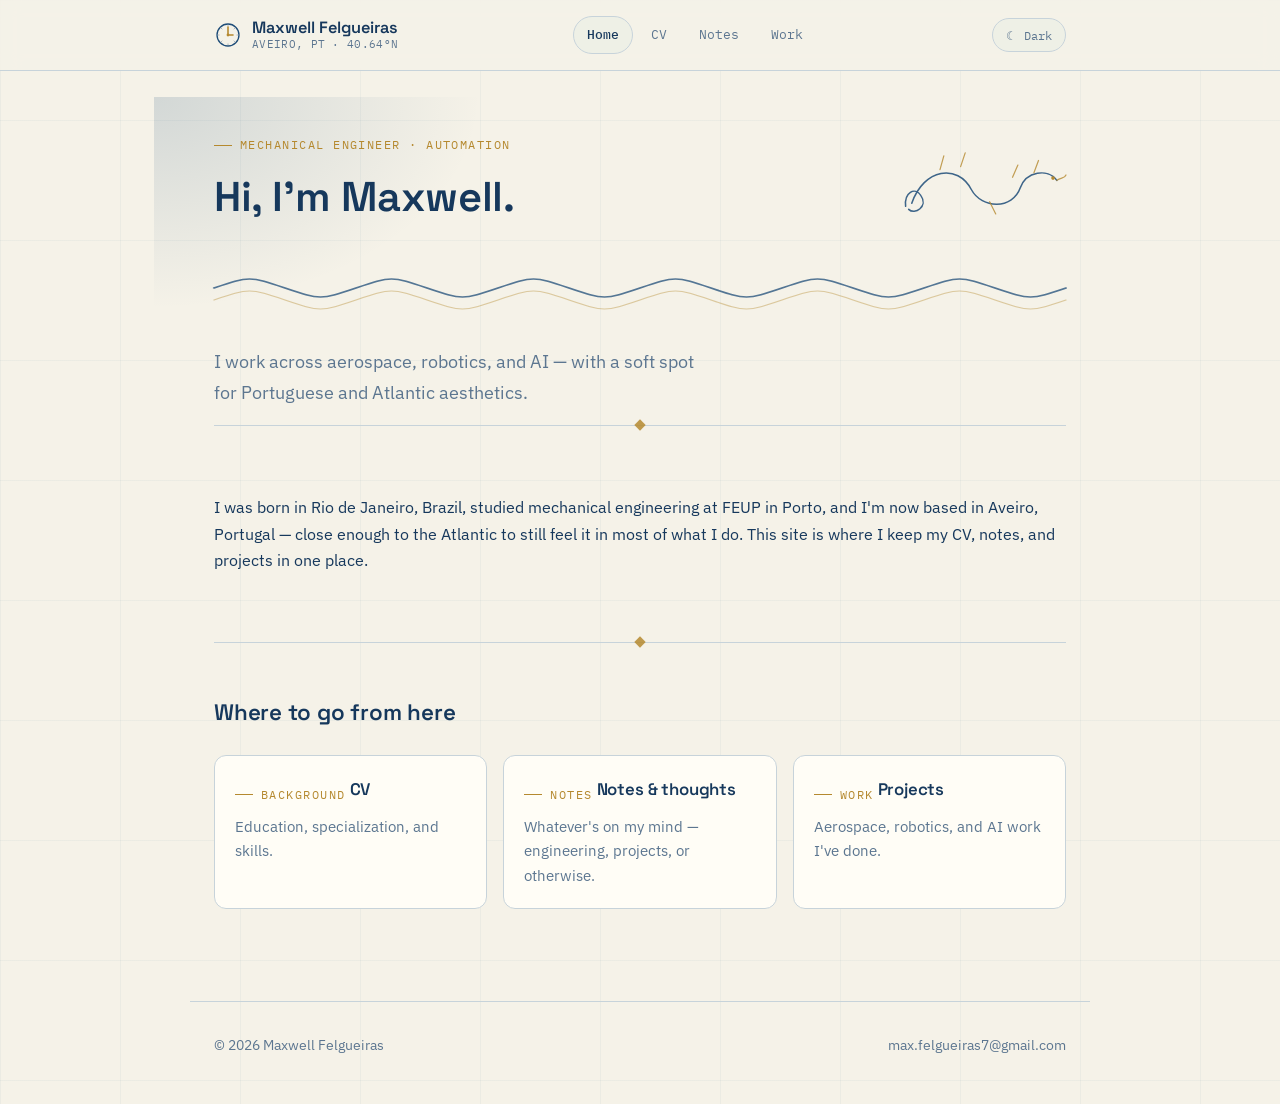
<file: index.html>
<!DOCTYPE html>
<html lang="en">
<head>
<meta charset="UTF-8">
<meta name="viewport" content="width=device-width, initial-scale=1.0">
<title>Maxwell Felgueiras — Home</title>
<meta name="description" content="Maxwell Felgueiras — mechanical engineer, automation, aerospace, robotics & AI. Aveiro, Portugal.">
<script>
  (function () {
    var stored = localStorage.getItem("theme");
    var dark = stored ? stored === "dark" : window.matchMedia("(prefers-color-scheme: dark)").matches;
    document.documentElement.setAttribute("data-theme", dark ? "dark" : "light");
  })();
</script>
<link rel="preconnect" href="https://fonts.googleapis.com">
<link href="https://fonts.googleapis.com/css2?family=Space+Grotesk:wght@500;600;700&family=IBM+Plex+Sans:wght@400;500;600&family=IBM+Plex+Mono:wght@400;500&display=swap" rel="stylesheet">
<link rel="stylesheet" href="style.css">
</head>
<body>

<header class="site-nav">
  <div class="nav-inner">
    <a href="index.html" class="brand">
      <svg class="brand-mark" viewBox="0 0 28 28">
  <circle class="bm-ring" cx="14" cy="14" r="11"/>
  <g class="bm-ticks">
    <line x1="14" y1="3" x2="14" y2="5.5"/><line x1="14" y1="22.5" x2="14" y2="25"/>
    <line x1="3" y1="14" x2="5.5" y2="14"/><line x1="22.5" y1="14" x2="25" y2="14"/>
    <line x1="6.6" y1="6.6" x2="8.3" y2="8.3"/><line x1="19.7" y1="19.7" x2="21.4" y2="21.4"/>
    <line x1="6.6" y1="21.4" x2="8.3" y2="19.7"/><line x1="19.7" y1="8.3" x2="21.4" y2="6.6"/>
  </g>
  <line class="bm-needle" x1="14" y1="14" x2="14" y2="6"/>
  <line class="bm-needle" x1="14" y1="14" x2="19" y2="14"/>
  <circle class="bm-center" cx="14" cy="14" r="1.4"/>
</svg>
      <span class="brand-text">
        <span class="brand-name">Maxwell Felgueiras</span>
        <span class="brand-locale">AVEIRO, PT · 40.64°N</span>
      </span>
    </a>
    <nav class="nav-links">
      <span class="nav-indicator"></span>
      <a href="index.html" class="nav-link is-active">Home</a>
      <a href="cv.html" class="nav-link">CV</a>
      <a href="writing.html" class="nav-link">Notes</a>
      <a href="projects.html" class="nav-link">Work</a>
    </nav>
    <div class="nav-actions">
      <button class="theme-toggle" aria-label="Toggle light/dark theme">☾ Dark</button>
      <button class="menu-toggle" aria-label="Toggle menu">☰</button>
    </div>
  </div>
  <div class="mobile-links">
    <a href="index.html" class="is-active">Home</a>
    <a href="cv.html">CV</a>
    <a href="writing.html">Notes</a>
    <a href="projects.html">Work</a>
  </div>
</header>

<main>

  <section class="hero hero-anim">
    <div class="hero-flex">
      <div class="hero-text">
        <span class="eyebrow">Mechanical Engineer · Automation</span>
        <h1>Hi, I'm Maxwell.</h1>
      </div>
      <svg class="sea-serpent" viewBox="0 0 220 130" fill="none">
  <path class="ss-body" d="M10 96 C 8 78, 22 70, 30 82 C 40 96, 22 108, 14 100 M18 92 C 34 46, 78 40, 96 74 C 110 100, 150 100, 160 72 C 168 50, 196 46, 208 62" />
  <g class="ss-fin">
    <line x1="55" y1="48" x2="60" y2="30" />
    <line x1="82" y1="44" x2="88" y2="26" />
    <line x1="120" y1="90" x2="128" y2="106" />
    <line x1="150" y1="58" x2="157" y2="42" />
    <line x1="178" y1="52" x2="184" y2="36" />
  </g>
  <path class="ss-fin" d="M208 62 C 214 58, 218 60, 220 55" />
  <circle class="ss-eye" cx="203" cy="59" r="2.4" />
</svg>
    </div>
    <svg class="horizon" viewBox="0 0 600 40" preserveAspectRatio="none">
  <path class="h-contour-echo" d="M0 30 C 25 18,25 18,50 30 C 75 42,75 42,100 30 C125 18,125 18,150 30 C175 42,175 42,200 30 C225 18,225 18,250 30 C275 42,275 42,300 30 C325 18,325 18,350 30 C375 42,375 42,400 30 C425 18,425 18,450 30 C475 42,475 42,500 30 C525 18,525 18,550 30 C575 42,575 42,600 30" />
  <path class="h-contour-main" d="M0 18 C 25 6,25 6,50 18 C 75 30,75 30,100 18 C125 6,125 6,150 18 C175 30,175 30,200 18 C225 6,225 6,250 18 C275 30,275 30,300 18 C325 6,325 6,350 18 C375 30,375 30,400 18 C425 6,425 6,450 18 C475 30,475 30,500 18 C525 6,525 6,550 18 C575 30,575 30,600 18" />
</svg>
    <p class="lede">I work across aerospace, robotics, and AI — with a soft spot for Portuguese and Atlantic aesthetics.</p>
  </section>

  <section class="section reveal">
    <p>
      I was born in Rio de Janeiro, Brazil, studied mechanical engineering at
      FEUP in Porto, and I'm now based in Aveiro, Portugal — close enough to
      the Atlantic to still feel it in most of what I do. This site is where
      I keep my CV, notes, and projects in one place.
    </p>
  </section>

  <section class="section reveal">
    <h2>Where to go from here</h2>
    <div class="card-grid">
      <a href="cv.html" class="quick-card">
        <span class="eyebrow">Background</span>
        <h3>CV</h3>
        <p>Education, specialization, and skills.</p>
      </a>
      <a href="writing.html" class="quick-card">
        <span class="eyebrow">Notes</span>
        <h3>Notes &amp; thoughts</h3>
        <p>Whatever's on my mind — engineering, projects, or otherwise.</p>
      </a>
      <a href="projects.html" class="quick-card">
        <span class="eyebrow">Work</span>
        <h3>Projects</h3>
        <p>Aerospace, robotics, and AI work I've done.</p>
      </a>
    </div>
  </section>

</main>

<footer class="site-foot">
  <span>© 2026 Maxwell Felgueiras</span>
  <span><a href="mailto:max.felgueiras7@gmail.com">max.felgueiras7@gmail.com</a></span>
</footer>

<script src="script.js"></script>
</body>
</html>
</file>
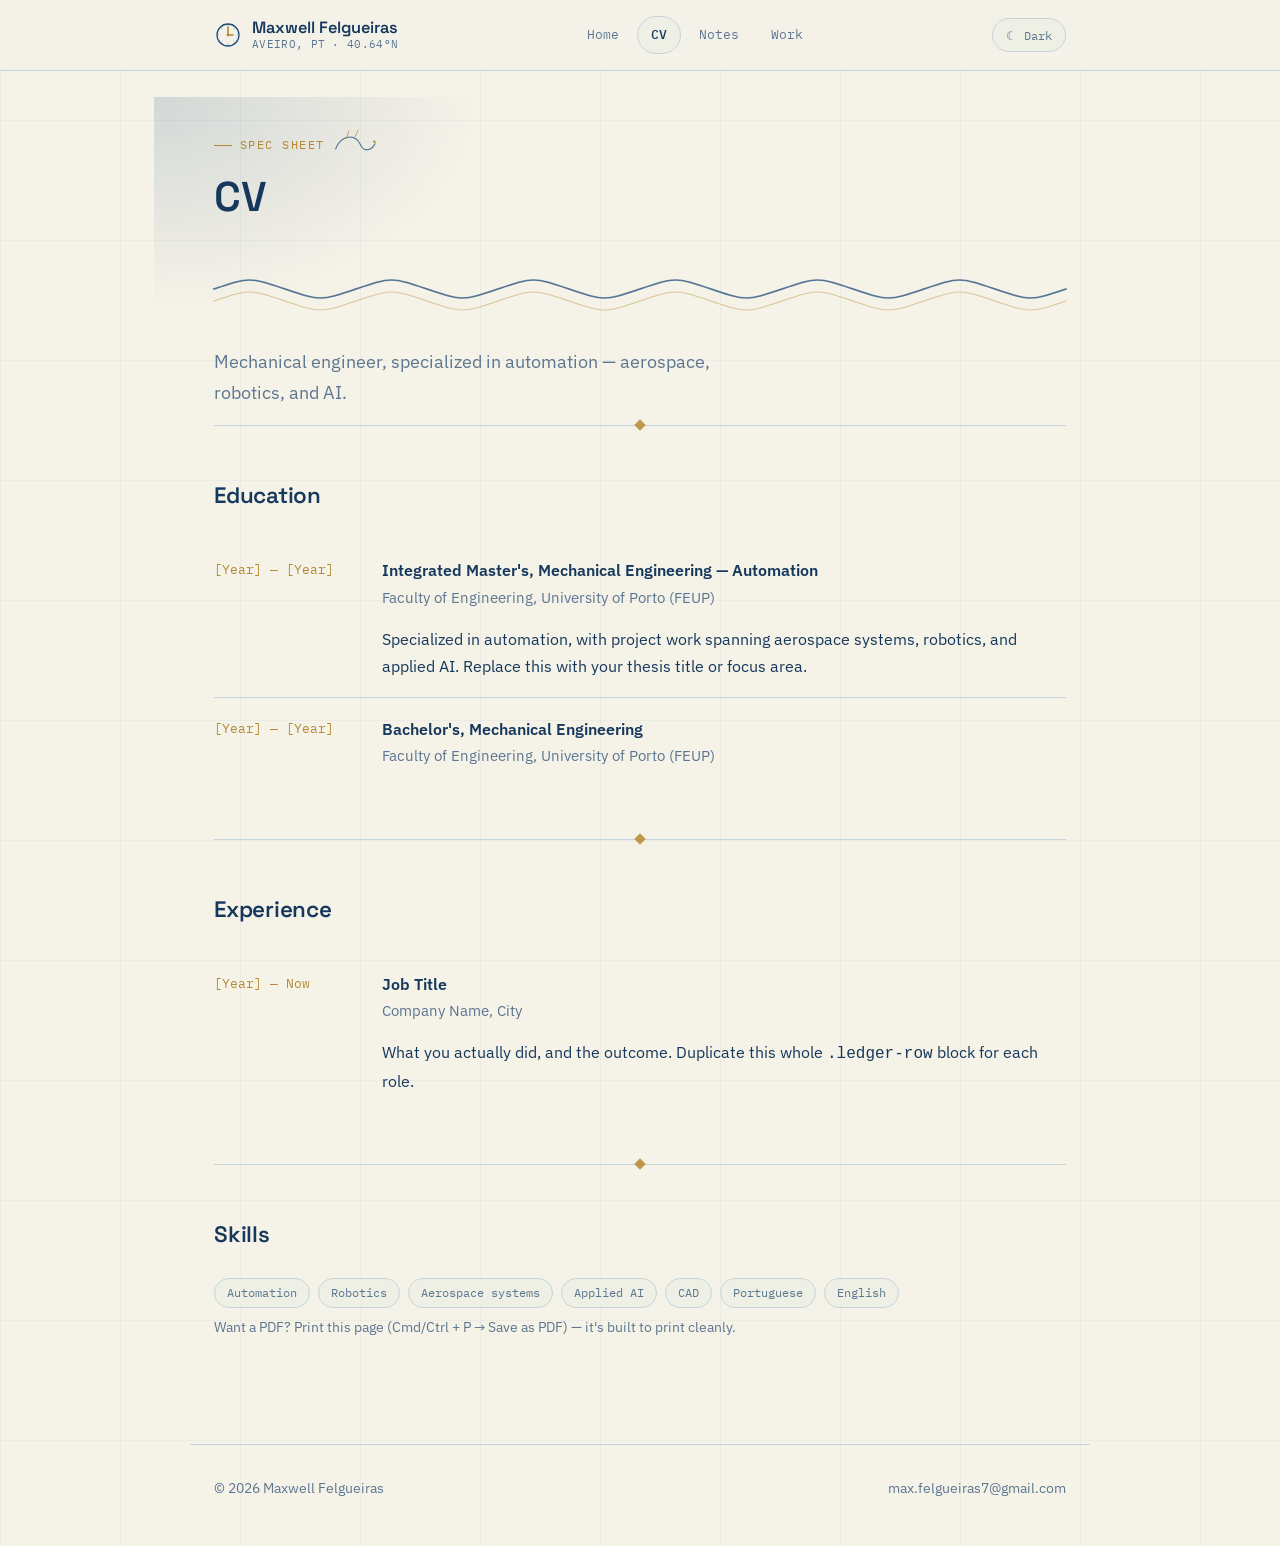
<file: cv.html>
<!DOCTYPE html>
<html lang="en">
<head>
<meta charset="UTF-8">
<meta name="viewport" content="width=device-width, initial-scale=1.0">
<title>Maxwell Felgueiras — CV</title>
<script>
  (function () {
    var stored = localStorage.getItem("theme");
    var dark = stored ? stored === "dark" : window.matchMedia("(prefers-color-scheme: dark)").matches;
    document.documentElement.setAttribute("data-theme", dark ? "dark" : "light");
  })();
</script>
<link rel="preconnect" href="https://fonts.googleapis.com">
<link href="https://fonts.googleapis.com/css2?family=Space+Grotesk:wght@500;600;700&family=IBM+Plex+Sans:wght@400;500;600&family=IBM+Plex+Mono:wght@400;500&display=swap" rel="stylesheet">
<link rel="stylesheet" href="style.css">
</head>
<body>

<header class="site-nav">
  <div class="nav-inner">
    <a href="index.html" class="brand">
      <svg class="brand-mark" viewBox="0 0 28 28">
  <circle class="bm-ring" cx="14" cy="14" r="11"/>
  <g class="bm-ticks">
    <line x1="14" y1="3" x2="14" y2="5.5"/><line x1="14" y1="22.5" x2="14" y2="25"/>
    <line x1="3" y1="14" x2="5.5" y2="14"/><line x1="22.5" y1="14" x2="25" y2="14"/>
    <line x1="6.6" y1="6.6" x2="8.3" y2="8.3"/><line x1="19.7" y1="19.7" x2="21.4" y2="21.4"/>
    <line x1="6.6" y1="21.4" x2="8.3" y2="19.7"/><line x1="19.7" y1="8.3" x2="21.4" y2="6.6"/>
  </g>
  <line class="bm-needle" x1="14" y1="14" x2="14" y2="6"/>
  <line class="bm-needle" x1="14" y1="14" x2="19" y2="14"/>
  <circle class="bm-center" cx="14" cy="14" r="1.4"/>
</svg>
      <span class="brand-text">
        <span class="brand-name">Maxwell Felgueiras</span>
        <span class="brand-locale">AVEIRO, PT · 40.64°N</span>
      </span>
    </a>
    <nav class="nav-links">
      <span class="nav-indicator"></span>
      <a href="index.html" class="nav-link">Home</a>
      <a href="cv.html" class="nav-link is-active">CV</a>
      <a href="writing.html" class="nav-link">Notes</a>
      <a href="projects.html" class="nav-link">Work</a>
    </nav>
    <div class="nav-actions">
      <button class="theme-toggle" aria-label="Toggle light/dark theme">☾ Dark</button>
      <button class="menu-toggle" aria-label="Toggle menu">☰</button>
    </div>
  </div>
  <div class="mobile-links">
    <a href="index.html">Home</a>
    <a href="cv.html" class="is-active">CV</a>
    <a href="writing.html">Notes</a>
    <a href="projects.html">Work</a>
  </div>
</header>

<main>

  <section class="hero hero-anim">
    <span class="eyebrow">Spec Sheet</span><svg class="sea-flourish" viewBox="0 0 70 42" fill="none">
  <path class="sf-body" d="M4 32 C 12 10, 34 8, 42 26 C 47 37, 58 35, 64 24" />
  <g class="sf-fin">
    <line x1="20" y1="16" x2="24" y2="5" />
    <line x1="34" y1="13" x2="38" y2="3" />
  </g>
  <circle class="sf-eye" cx="63" cy="21" r="1.8" />
</svg>
    <h1>CV</h1>
    <svg class="horizon" viewBox="0 0 600 40" preserveAspectRatio="none">
  <path class="h-contour-echo" d="M0 30 C 25 18,25 18,50 30 C 75 42,75 42,100 30 C125 18,125 18,150 30 C175 42,175 42,200 30 C225 18,225 18,250 30 C275 42,275 42,300 30 C325 18,325 18,350 30 C375 42,375 42,400 30 C425 18,425 18,450 30 C475 42,475 42,500 30 C525 18,525 18,550 30 C575 42,575 42,600 30" />
  <path class="h-contour-main" d="M0 18 C 25 6,25 6,50 18 C 75 30,75 30,100 18 C125 6,125 6,150 18 C175 30,175 30,200 18 C225 6,225 6,250 18 C275 30,275 30,300 18 C325 6,325 6,350 18 C375 30,375 30,400 18 C425 6,425 6,450 18 C475 30,475 30,500 18 C525 6,525 6,550 18 C575 30,575 30,600 18" />
</svg>
    <p class="lede">Mechanical engineer, specialized in automation — aerospace, robotics, and AI.</p>
  </section>

  <section class="section reveal">
    <h2>Education</h2>

    <div class="ledger-row">
      <div class="ledger-date">[Year] — [Year]</div>
      <div>
        <p class="ledger-role">Integrated Master's, Mechanical Engineering — Automation</p>
        <p class="ledger-org">Faculty of Engineering, University of Porto (FEUP)</p>
        <p>Specialized in automation, with project work spanning aerospace systems, robotics, and applied AI. Replace this with your thesis title or focus area.</p>
      </div>
    </div>

    <div class="ledger-row">
      <div class="ledger-date">[Year] — [Year]</div>
      <div>
        <p class="ledger-role">Bachelor's, Mechanical Engineering</p>
        <p class="ledger-org">Faculty of Engineering, University of Porto (FEUP)</p>
      </div>
    </div>
  </section>

  <section class="section reveal">
    <h2>Experience</h2>

    <div class="ledger-row">
      <div class="ledger-date">[Year] — Now</div>
      <div>
        <p class="ledger-role">Job Title</p>
        <p class="ledger-org">Company Name, City</p>
        <p>What you actually did, and the outcome. Duplicate this whole <code>.ledger-row</code> block for each role.</p>
      </div>
    </div>
  </section>

  <section class="section reveal">
    <h2>Skills</h2>
    <div class="chip-row">
      <span class="chip">Automation</span>
      <span class="chip">Robotics</span>
      <span class="chip">Aerospace systems</span>
      <span class="chip">Applied AI</span>
      <span class="chip">CAD</span>
      <span class="chip">Portuguese</span>
      <span class="chip">English</span>
    </div>
    <p class="print-note">Want a PDF? Print this page (Cmd/Ctrl + P → Save as PDF) — it's built to print cleanly.</p>
  </section>

</main>

<footer class="site-foot">
  <span>© 2026 Maxwell Felgueiras</span>
  <span><a href="mailto:max.felgueiras7@gmail.com">max.felgueiras7@gmail.com</a></span>
</footer>

<script src="script.js"></script>
</body>
</html>
</file>
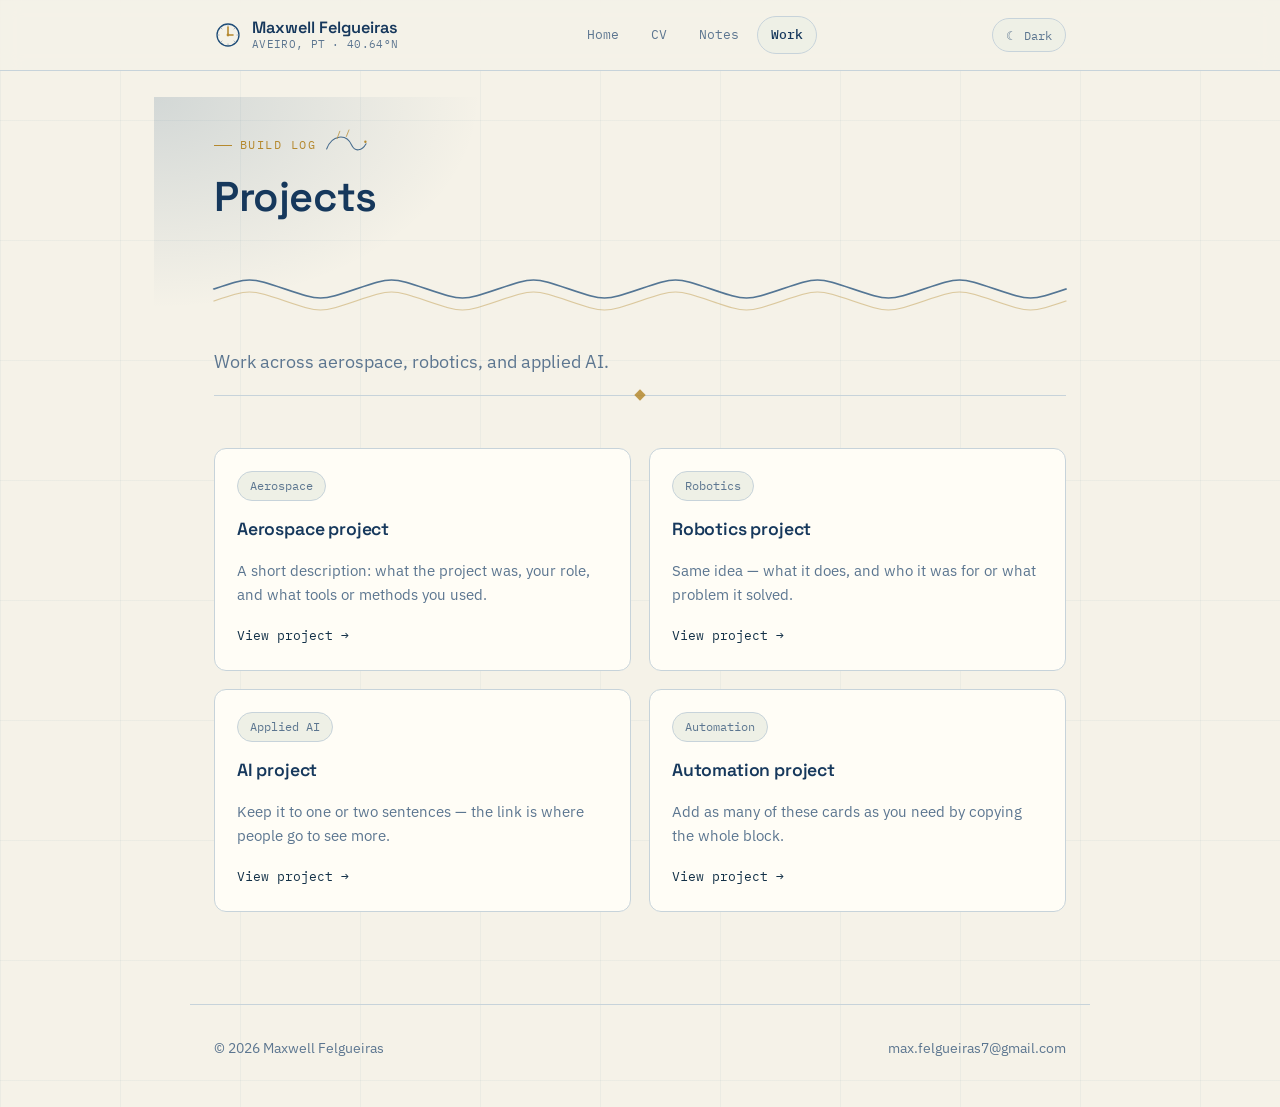
<file: projects.html>
<!DOCTYPE html>
<html lang="en">
<head>
<meta charset="UTF-8">
<meta name="viewport" content="width=device-width, initial-scale=1.0">
<title>Maxwell Felgueiras — Work</title>
<script>
  (function () {
    var stored = localStorage.getItem("theme");
    var dark = stored ? stored === "dark" : window.matchMedia("(prefers-color-scheme: dark)").matches;
    document.documentElement.setAttribute("data-theme", dark ? "dark" : "light");
  })();
</script>
<link rel="preconnect" href="https://fonts.googleapis.com">
<link href="https://fonts.googleapis.com/css2?family=Space+Grotesk:wght@500;600;700&family=IBM+Plex+Sans:wght@400;500;600&family=IBM+Plex+Mono:wght@400;500&display=swap" rel="stylesheet">
<link rel="stylesheet" href="style.css">
</head>
<body>

<header class="site-nav">
  <div class="nav-inner">
    <a href="index.html" class="brand">
      <svg class="brand-mark" viewBox="0 0 28 28">
  <circle class="bm-ring" cx="14" cy="14" r="11"/>
  <g class="bm-ticks">
    <line x1="14" y1="3" x2="14" y2="5.5"/><line x1="14" y1="22.5" x2="14" y2="25"/>
    <line x1="3" y1="14" x2="5.5" y2="14"/><line x1="22.5" y1="14" x2="25" y2="14"/>
    <line x1="6.6" y1="6.6" x2="8.3" y2="8.3"/><line x1="19.7" y1="19.7" x2="21.4" y2="21.4"/>
    <line x1="6.6" y1="21.4" x2="8.3" y2="19.7"/><line x1="19.7" y1="8.3" x2="21.4" y2="6.6"/>
  </g>
  <line class="bm-needle" x1="14" y1="14" x2="14" y2="6"/>
  <line class="bm-needle" x1="14" y1="14" x2="19" y2="14"/>
  <circle class="bm-center" cx="14" cy="14" r="1.4"/>
</svg>
      <span class="brand-text">
        <span class="brand-name">Maxwell Felgueiras</span>
        <span class="brand-locale">AVEIRO, PT · 40.64°N</span>
      </span>
    </a>
    <nav class="nav-links">
      <span class="nav-indicator"></span>
      <a href="index.html" class="nav-link">Home</a>
      <a href="cv.html" class="nav-link">CV</a>
      <a href="writing.html" class="nav-link">Notes</a>
      <a href="projects.html" class="nav-link is-active">Work</a>
    </nav>
    <div class="nav-actions">
      <button class="theme-toggle" aria-label="Toggle light/dark theme">☾ Dark</button>
      <button class="menu-toggle" aria-label="Toggle menu">☰</button>
    </div>
  </div>
  <div class="mobile-links">
    <a href="index.html">Home</a>
    <a href="cv.html">CV</a>
    <a href="writing.html">Notes</a>
    <a href="projects.html" class="is-active">Work</a>
  </div>
</header>

<main>

  <section class="hero hero-anim">
    <span class="eyebrow">Build Log</span><svg class="sea-flourish" viewBox="0 0 70 42" fill="none">
  <path class="sf-body" d="M4 32 C 12 10, 34 8, 42 26 C 47 37, 58 35, 64 24" />
  <g class="sf-fin">
    <line x1="20" y1="16" x2="24" y2="5" />
    <line x1="34" y1="13" x2="38" y2="3" />
  </g>
  <circle class="sf-eye" cx="63" cy="21" r="1.8" />
</svg>
    <h1>Projects</h1>
    <svg class="horizon" viewBox="0 0 600 40" preserveAspectRatio="none">
  <path class="h-contour-echo" d="M0 30 C 25 18,25 18,50 30 C 75 42,75 42,100 30 C125 18,125 18,150 30 C175 42,175 42,200 30 C225 18,225 18,250 30 C275 42,275 42,300 30 C325 18,325 18,350 30 C375 42,375 42,400 30 C425 18,425 18,450 30 C475 42,475 42,500 30 C525 18,525 18,550 30 C575 42,575 42,600 30" />
  <path class="h-contour-main" d="M0 18 C 25 6,25 6,50 18 C 75 30,75 30,100 18 C125 6,125 6,150 18 C175 30,175 30,200 18 C225 6,225 6,250 18 C275 30,275 30,300 18 C325 6,325 6,350 18 C375 30,375 30,400 18 C425 6,425 6,450 18 C475 30,475 30,500 18 C525 6,525 6,550 18 C575 30,575 30,600 18" />
</svg>
    <p class="lede">Work across aerospace, robotics, and applied AI.</p>
  </section>

  <section class="section reveal">
    <div class="project-grid">

      <div class="project-card">
        <div class="project-tags"><span class="chip">Aerospace</span></div>
        <h3>Aerospace project</h3>
        <p>A short description: what the project was, your role, and what tools or methods you used.</p>
        <a class="proj-link" href="#" target="_blank" rel="noopener">View project →</a>
      </div>

      <div class="project-card">
        <div class="project-tags"><span class="chip">Robotics</span></div>
        <h3>Robotics project</h3>
        <p>Same idea — what it does, and who it was for or what problem it solved.</p>
        <a class="proj-link" href="#" target="_blank" rel="noopener">View project →</a>
      </div>

      <div class="project-card">
        <div class="project-tags"><span class="chip">Applied AI</span></div>
        <h3>AI project</h3>
        <p>Keep it to one or two sentences — the link is where people go to see more.</p>
        <a class="proj-link" href="#" target="_blank" rel="noopener">View project →</a>
      </div>

      <div class="project-card">
        <div class="project-tags"><span class="chip">Automation</span></div>
        <h3>Automation project</h3>
        <p>Add as many of these cards as you need by copying the whole block.</p>
        <a class="proj-link" href="#" target="_blank" rel="noopener">View project →</a>
      </div>

    </div>
  </section>

</main>

<footer class="site-foot">
  <span>© 2026 Maxwell Felgueiras</span>
  <span><a href="mailto:max.felgueiras7@gmail.com">max.felgueiras7@gmail.com</a></span>
</footer>

<script src="script.js"></script>
</body>
</html>
</file>
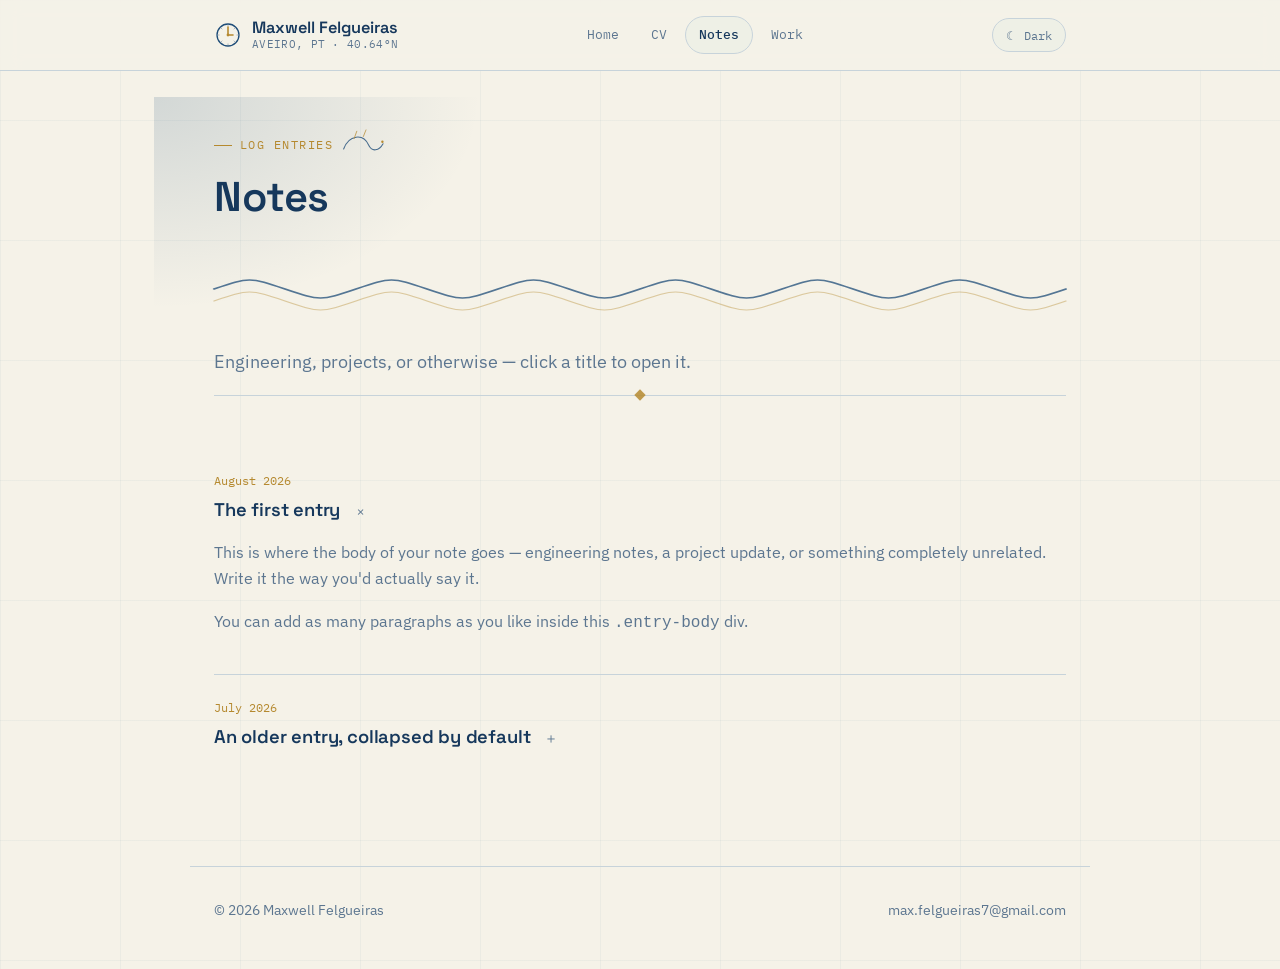
<file: writing.html>
<!DOCTYPE html>
<html lang="en">
<head>
<meta charset="UTF-8">
<meta name="viewport" content="width=device-width, initial-scale=1.0">
<title>Maxwell Felgueiras — Notes</title>
<script>
  (function () {
    var stored = localStorage.getItem("theme");
    var dark = stored ? stored === "dark" : window.matchMedia("(prefers-color-scheme: dark)").matches;
    document.documentElement.setAttribute("data-theme", dark ? "dark" : "light");
  })();
</script>
<link rel="preconnect" href="https://fonts.googleapis.com">
<link href="https://fonts.googleapis.com/css2?family=Space+Grotesk:wght@500;600;700&family=IBM+Plex+Sans:wght@400;500;600&family=IBM+Plex+Mono:wght@400;500&display=swap" rel="stylesheet">
<link rel="stylesheet" href="style.css">
</head>
<body>

<header class="site-nav">
  <div class="nav-inner">
    <a href="index.html" class="brand">
      <svg class="brand-mark" viewBox="0 0 28 28">
  <circle class="bm-ring" cx="14" cy="14" r="11"/>
  <g class="bm-ticks">
    <line x1="14" y1="3" x2="14" y2="5.5"/><line x1="14" y1="22.5" x2="14" y2="25"/>
    <line x1="3" y1="14" x2="5.5" y2="14"/><line x1="22.5" y1="14" x2="25" y2="14"/>
    <line x1="6.6" y1="6.6" x2="8.3" y2="8.3"/><line x1="19.7" y1="19.7" x2="21.4" y2="21.4"/>
    <line x1="6.6" y1="21.4" x2="8.3" y2="19.7"/><line x1="19.7" y1="8.3" x2="21.4" y2="6.6"/>
  </g>
  <line class="bm-needle" x1="14" y1="14" x2="14" y2="6"/>
  <line class="bm-needle" x1="14" y1="14" x2="19" y2="14"/>
  <circle class="bm-center" cx="14" cy="14" r="1.4"/>
</svg>
      <span class="brand-text">
        <span class="brand-name">Maxwell Felgueiras</span>
        <span class="brand-locale">AVEIRO, PT · 40.64°N</span>
      </span>
    </a>
    <nav class="nav-links">
      <span class="nav-indicator"></span>
      <a href="index.html" class="nav-link">Home</a>
      <a href="cv.html" class="nav-link">CV</a>
      <a href="writing.html" class="nav-link is-active">Notes</a>
      <a href="projects.html" class="nav-link">Work</a>
    </nav>
    <div class="nav-actions">
      <button class="theme-toggle" aria-label="Toggle light/dark theme">☾ Dark</button>
      <button class="menu-toggle" aria-label="Toggle menu">☰</button>
    </div>
  </div>
  <div class="mobile-links">
    <a href="index.html">Home</a>
    <a href="cv.html">CV</a>
    <a href="writing.html" class="is-active">Notes</a>
    <a href="projects.html">Work</a>
  </div>
</header>

<main>

  <section class="hero hero-anim">
    <span class="eyebrow">Log Entries</span><svg class="sea-flourish" viewBox="0 0 70 42" fill="none">
  <path class="sf-body" d="M4 32 C 12 10, 34 8, 42 26 C 47 37, 58 35, 64 24" />
  <g class="sf-fin">
    <line x1="20" y1="16" x2="24" y2="5" />
    <line x1="34" y1="13" x2="38" y2="3" />
  </g>
  <circle class="sf-eye" cx="63" cy="21" r="1.8" />
</svg>
    <h1>Notes</h1>
    <svg class="horizon" viewBox="0 0 600 40" preserveAspectRatio="none">
  <path class="h-contour-echo" d="M0 30 C 25 18,25 18,50 30 C 75 42,75 42,100 30 C125 18,125 18,150 30 C175 42,175 42,200 30 C225 18,225 18,250 30 C275 42,275 42,300 30 C325 18,325 18,350 30 C375 42,375 42,400 30 C425 18,425 18,450 30 C475 42,475 42,500 30 C525 18,525 18,550 30 C575 42,575 42,600 30" />
  <path class="h-contour-main" d="M0 18 C 25 6,25 6,50 18 C 75 30,75 30,100 18 C125 6,125 6,150 18 C175 30,175 30,200 18 C225 6,225 6,250 18 C275 30,275 30,300 18 C325 6,325 6,350 18 C375 30,375 30,400 18 C425 6,425 6,450 18 C475 30,475 30,500 18 C525 6,525 6,550 18 C575 30,575 30,600 18" />
</svg>
    <p class="lede">Engineering, projects, or otherwise — click a title to open it.</p>
  </section>

  <section class="section reveal">
    <!--
      HOW TO ADD A NEW NOTE:
      Copy one whole <details class="entry">...</details> block below,
      paste it right after this comment, and edit the date/title/text.
      Newest entries should go at the top.
    -->

    <details class="entry" open>
      <summary>
        <span class="entry-date">August 2026</span>
        <h3>The first entry</h3>
      </summary>
      <div class="entry-body">
        <p>
          This is where the body of your note goes — engineering notes, a
          project update, or something completely unrelated. Write it the
          way you'd actually say it.
        </p>
        <p>You can add as many paragraphs as you like inside this <code>.entry-body</code> div.</p>
      </div>
    </details>

    <details class="entry">
      <summary>
        <span class="entry-date">July 2026</span>
        <h3>An older entry, collapsed by default</h3>
      </summary>
      <div class="entry-body">
        <p>
          Only the newest note needs the <code>open</code> attribute on its
          <code>&lt;details&gt;</code> tag — remove it from older ones so
          they start closed, like this one.
        </p>
      </div>
    </details>
  </section>

</main>

<footer class="site-foot">
  <span>© 2026 Maxwell Felgueiras</span>
  <span><a href="mailto:max.felgueiras7@gmail.com">max.felgueiras7@gmail.com</a></span>
</footer>

<script src="script.js"></script>
</body>
</html>
</file>
<file: style.css>
/* ============================================================
   MAXWELL FELGUEIRAS — personal site
   Concept: technical drafting meets Portuguese azulejo.
   Cobalt-blue-on-ceramic palette, gold trim, a faint tile grid,
   drawn horizon lines, scroll reveals, a sliding nav indicator.
   ============================================================ */

:root {
  --bg: #f5f2e8;
  --surface: #fffdf6;
  --surface-raised: #eef0e6;
  --ink: #16385c;
  --ink-soft: #5c7690;
  --cobalt: #1e4d78;
  --cobalt-deep: #123047;
  --gold: #b5892f;
  --line: #c7d3da;
  --grid-line: rgba(30, 77, 120, 0.045);
  --radius: 12px;
  --shadow: 0 12px 32px -20px rgba(18, 48, 71, 0.4);
  --ease: cubic-bezier(0.22, 1, 0.36, 1);
  color-scheme: light;
}

html[data-theme="dark"] {
  --bg: #0d2135;
  --surface: #123047;
  --surface-raised: #163a55;
  --ink: #eef1e6;
  --ink-soft: #9bb3c7;
  --cobalt: #6fa8cf;
  --cobalt-deep: #9cc4e3;
  --gold: #dcb662;
  --line: #234a63;
  --grid-line: rgba(238, 241, 230, 0.04);
  --shadow: 0 16px 40px -20px rgba(0, 0, 0, 0.6);
  color-scheme: dark;
}

* { box-sizing: border-box; }
html { scroll-behavior: smooth; }

body {
  margin: 0;
  background:
    linear-gradient(var(--grid-line) 1px, transparent 1px) 0 0 / 120px 120px,
    linear-gradient(90deg, var(--grid-line) 1px, transparent 1px) 0 0 / 120px 120px,
    var(--bg);
  color: var(--ink);
  font-family: "IBM Plex Sans", -apple-system, sans-serif;
  font-size: 16px;
  line-height: 1.65;
  -webkit-font-smoothing: antialiased;
  transition: background-color 0.25s var(--ease), color 0.25s var(--ease);
}

a { color: var(--cobalt-deep); text-decoration: none; }
a:hover { color: var(--cobalt); }

h1, h2, h3 {
  font-family: "Space Grotesk", -apple-system, sans-serif;
  font-weight: 600;
  color: var(--ink);
  margin: 0 0 0.4em;
  letter-spacing: -0.01em;
}

.eyebrow {
  font-family: "IBM Plex Mono", monospace;
  font-size: 0.76rem;
  letter-spacing: 0.12em;
  text-transform: uppercase;
  color: var(--gold);
  display: inline-flex;
  align-items: center;
  gap: 8px;
}
.eyebrow::before {
  content: "";
  width: 18px;
  height: 1px;
  background: var(--gold);
  display: inline-block;
}

.lede { font-size: 1.15rem; color: var(--ink-soft); max-width: 46ch; }

/* ---------- motion primitives ---------- */

@media (prefers-reduced-motion: reduce) {
  *, *::before, *::after { animation-duration: 0.01ms !important; animation-iteration-count: 1 !important; transition-duration: 0.01ms !important; scroll-behavior: auto !important; }
}

.reveal { opacity: 0; transform: translateY(18px); transition: opacity 0.7s var(--ease), transform 0.7s var(--ease); }
.reveal.is-visible { opacity: 1; transform: translateY(0); }

.horizon { width: 100%; height: 40px; margin: 22px 0 10px; overflow: visible; }

.horizon .h-contour-main {
  fill: none;
  stroke: var(--cobalt);
  stroke-width: 1.6;
  stroke-linecap: round;
  stroke-dasharray: 660;
  stroke-dashoffset: 660;
  transition: stroke-dashoffset 1.5s var(--ease);
  opacity: 0.75;
}
.horizon .h-contour-echo {
  fill: none;
  stroke: var(--gold);
  stroke-width: 1;
  stroke-linecap: round;
  stroke-dasharray: 660;
  stroke-dashoffset: 660;
  transition: stroke-dashoffset 1.5s var(--ease) 0.12s;
  opacity: 0.4;
}
.horizon.is-drawn .h-contour-main,
.horizon.is-drawn .h-contour-echo { stroke-dashoffset: 0; }

/* ---------- sea-serpent ornament ---------- */

.sea-serpent {
  width: 168px; height: auto;
  overflow: visible;
  flex-shrink: 0;
}
.sea-serpent .ss-body {
  fill: none;
  stroke: var(--cobalt);
  stroke-width: 2;
  stroke-linecap: round;
  stroke-linejoin: round;
  stroke-dasharray: 420;
  stroke-dashoffset: 420;
  transition: stroke-dashoffset 1.6s var(--ease);
  opacity: 0.85;
}
.sea-serpent .ss-fin {
  stroke: var(--gold);
  stroke-width: 1.6;
  stroke-linecap: round;
  opacity: 0;
  transition: opacity 0.4s ease;
}
.sea-serpent .ss-eye { fill: var(--gold); opacity: 0; transition: opacity 0.3s ease; }
.sea-serpent.is-drawn .ss-body { stroke-dashoffset: 0; }
.sea-serpent.is-drawn .ss-fin { opacity: 0.8; transition-delay: 1.1s; }
.sea-serpent.is-drawn .ss-eye { opacity: 1; transition-delay: 1.3s; }

.sea-flourish {
  width: 46px; height: auto;
  overflow: visible;
  vertical-align: middle;
  margin-left: 8px;
}
.sea-flourish .sf-body {
  fill: none;
  stroke: var(--cobalt);
  stroke-width: 1.6;
  stroke-linecap: round;
  stroke-dasharray: 140;
  stroke-dashoffset: 140;
  transition: stroke-dashoffset 1s var(--ease);
  opacity: 0.8;
}
.sea-flourish .sf-fin { stroke: var(--gold); stroke-width: 1.3; stroke-linecap: round; opacity: 0; transition: opacity 0.3s ease 0.6s; }
.sea-flourish .sf-eye { fill: var(--gold); opacity: 0; transition: opacity 0.3s ease 0.75s; }
.sea-flourish.is-drawn .sf-body { stroke-dashoffset: 0; }
.sea-flourish.is-drawn .sf-fin { opacity: 0.85; }
.sea-flourish.is-drawn .sf-eye { opacity: 1; }


@keyframes fadeUp { from { opacity: 0; transform: translateY(14px); } to { opacity: 1; transform: translateY(0); } }
.hero-anim > * { animation: fadeUp 0.8s var(--ease) both; }
.hero-anim > *:nth-child(1) { animation-delay: 0.02s; }
.hero-anim > *:nth-child(2) { animation-delay: 0.1s; }
.hero-anim > *:nth-child(3) { animation-delay: 0.18s; }

/* ---------- layout shell ---------- */

.wrap { max-width: 900px; margin: 0 auto; padding: 0 24px; }

/* ---------- nav ---------- */

.site-nav {
  position: sticky;
  top: 0;
  z-index: 30;
  backdrop-filter: blur(10px);
  background: color-mix(in srgb, var(--bg) 82%, transparent);
  border-bottom: 1px solid var(--line);
}
.nav-inner {
  max-width: 900px;
  margin: 0 auto;
  padding: 16px 24px;
  display: flex;
  align-items: center;
  justify-content: space-between;
  gap: 16px;
}

.brand { display: flex; align-items: center; gap: 10px; }
.brand-mark { width: 28px; height: 28px; flex-shrink: 0; transition: transform 0.5s var(--ease); }
.brand:hover .brand-mark { transform: rotate(50deg); }
.brand-mark .bm-ring { fill: none; stroke: var(--cobalt); stroke-width: 1.3; }
.brand-mark .bm-ticks line { stroke: var(--ink-soft); stroke-width: 0.8; opacity: 0.6; }
.brand-mark .bm-needle { stroke: var(--gold); stroke-width: 1.6; stroke-linecap: round; }
.brand-mark .bm-center { fill: var(--gold); }

.brand-text { display: flex; flex-direction: column; line-height: 1.15; }
.brand-name { font-family: "Space Grotesk", sans-serif; font-weight: 600; font-size: 1.02rem; color: var(--ink); }
.brand-locale { font-family: "IBM Plex Mono", monospace; font-size: 0.66rem; color: var(--ink-soft); letter-spacing: 0.03em; }

.nav-links { display: flex; align-items: center; gap: 4px; position: relative; }
.nav-link {
  font-family: "IBM Plex Mono", monospace;
  font-size: 0.82rem;
  color: var(--ink-soft);
  padding: 8px 14px;
  border-radius: 100px;
  position: relative;
  z-index: 2;
  transition: color 0.2s ease;
}
.nav-link:hover { color: var(--ink); }
.nav-link.is-active { color: var(--ink); font-weight: 500; }

.nav-indicator {
  position: absolute;
  top: 0; left: 0;
  height: 100%;
  background: var(--surface-raised);
  border: 1px solid var(--line);
  border-radius: 100px;
  z-index: 1;
  transition: transform 0.35s var(--ease), width 0.35s var(--ease), opacity 0.2s ease;
  opacity: 0;
}
.nav-links:hover .nav-indicator,
.nav-indicator.is-set { opacity: 1; }

.nav-actions { display: flex; align-items: center; gap: 8px; }

.theme-toggle, .menu-toggle {
  font-family: "IBM Plex Mono", monospace;
  font-size: 0.78rem;
  background: var(--surface-raised);
  border: 1px solid var(--line);
  color: var(--ink-soft);
  border-radius: 100px;
  padding: 8px 13px;
  cursor: pointer;
  transition: color 0.2s ease, transform 0.2s ease;
  display: inline-flex;
  align-items: center;
  gap: 6px;
}
.theme-toggle:hover, .menu-toggle:hover { color: var(--ink); transform: translateY(-1px); }
.menu-toggle { display: none; }

.mobile-links { display: none; }

/* ---------- hero / sections ---------- */

main { max-width: 900px; margin: 0 auto; padding: 56px 24px 40px; }

.hero { position: relative; }
.hero::before {
  content: "";
  position: absolute;
  top: -30px; left: -60px;
  width: 340px; height: 220px;
  background: radial-gradient(ellipse at top left, color-mix(in srgb, var(--cobalt) 16%, transparent), transparent 68%);
  pointer-events: none;
  z-index: -1;
}
.hero h1 { font-size: 2.6rem; margin-top: 8px; }

.hero-flex {
  display: flex;
  align-items: flex-start;
  justify-content: space-between;
  gap: 28px;
}
.hero-flex .hero-text { flex: 1; min-width: 0; }
.hero-flex .sea-serpent { margin-top: 6px; }
@media (max-width: 760px) {
  .hero-flex { flex-direction: column; }
  .hero-flex .sea-serpent { width: 120px; align-self: flex-end; }
}

.section { position: relative; padding: 52px 0; border-top: 1px solid var(--line); }
.section:first-of-type { border-top: none; padding-top: 20px; }
.section::before {
  content: "";
  position: absolute;
  top: -5px; left: 50%;
  width: 8px; height: 8px;
  background: var(--gold);
  transform: translateX(-50%) rotate(45deg);
  opacity: 0.85;
}
.section:first-of-type::before { content: none; }
.section h2 { font-size: 1.4rem; margin-bottom: 24px; }

/* ---------- quick link cards (home) ---------- */

.card-grid { display: grid; grid-template-columns: repeat(3, 1fr); gap: 16px; }
.quick-card {
  position: relative;
  border: 1px solid var(--line);
  border-radius: var(--radius);
  padding: 20px;
  background: var(--surface);
  transition: transform 0.3s var(--ease), box-shadow 0.3s var(--ease), border-color 0.3s ease;
}
.quick-card::before, .quick-card::after {
  content: "";
  position: absolute;
  width: 12px; height: 12px;
  border: 1.4px solid var(--gold);
  opacity: 0;
  transition: opacity 0.3s ease, transform 0.3s var(--ease);
}
.quick-card::before { top: 6px; left: 6px; border-right: none; border-bottom: none; transform: translate(4px, 4px); }
.quick-card::after { bottom: 6px; right: 6px; border-left: none; border-top: none; transform: translate(-4px, -4px); }
.quick-card:hover::before, .quick-card:hover::after { opacity: 1; transform: translate(0, 0); }
.quick-card:hover { transform: translateY(-4px); box-shadow: var(--shadow); border-color: var(--cobalt); }
.quick-card .eyebrow { margin-bottom: 10px; }
.quick-card h3 {
  font-size: 1.05rem;
  margin-bottom: 6px;
  display: inline-block;
  background-image: linear-gradient(var(--cobalt), var(--cobalt));
  background-repeat: no-repeat;
  background-position: 0 100%;
  background-size: 0% 2px;
  transition: background-size 0.35s var(--ease);
}
.quick-card:hover h3 { background-size: 100% 2px; }
.quick-card p { margin: 0; color: var(--ink-soft); font-size: 0.92rem; }

/* ---------- ledger rows (CV) ---------- */

.ledger-row {
  display: grid;
  grid-template-columns: 150px 1fr;
  gap: 18px;
  padding: 18px 0;
  border-bottom: 1px solid var(--line);
}
.ledger-row:last-child { border-bottom: none; }
.ledger-date { font-family: "IBM Plex Mono", monospace; font-size: 0.8rem; color: var(--gold); padding-top: 2px; }
.ledger-role { font-weight: 600; margin: 0 0 2px; }
.ledger-org { color: var(--ink-soft); font-size: 0.92rem; margin: 0 0 8px; }
.ledger-row p:last-child { margin-bottom: 0; }

.chip-row { display: flex; flex-wrap: wrap; gap: 8px; }
.chip {
  font-family: "IBM Plex Mono", monospace;
  font-size: 0.76rem;
  background: var(--surface-raised);
  border: 1px solid var(--line);
  border-radius: 100px;
  padding: 4px 12px;
  color: var(--ink-soft);
  transition: border-color 0.2s ease, color 0.2s ease;
}
.chip:hover { border-color: var(--cobalt); color: var(--ink); }

.print-note { margin-top: 8px; font-size: 0.85rem; color: var(--ink-soft); }

/* ---------- notes / writing entries ---------- */

.entry { border-bottom: 1px solid var(--line); padding: 22px 0; }
.entry:last-child { border-bottom: none; }
.entry summary { cursor: pointer; list-style: none; }
.entry summary::-webkit-details-marker { display: none; }
.entry summary .entry-date { font-family: "IBM Plex Mono", monospace; font-size: 0.78rem; color: var(--gold); display: block; margin-bottom: 4px; }
.entry summary h3 { display: inline; font-size: 1.15rem; }
.entry summary::after {
  content: "＋";
  font-family: "IBM Plex Mono", monospace;
  font-size: 0.85rem;
  color: var(--ink-soft);
  margin-left: 10px;
  display: inline-block;
  transition: transform 0.3s var(--ease);
}
.entry[open] summary::after { transform: rotate(45deg); }
.entry .entry-body {
  margin-top: 14px;
  color: var(--ink-soft);
  animation: fadeUp 0.4s var(--ease) both;
}
.entry .entry-body p:first-child { margin-top: 0; }

/* ---------- project cards ---------- */

.project-grid { display: grid; grid-template-columns: repeat(2, 1fr); gap: 18px; }
.project-card {
  position: relative;
  border: 1px solid var(--line);
  border-radius: var(--radius);
  padding: 22px;
  background: var(--surface);
  transition: transform 0.3s var(--ease), box-shadow 0.3s var(--ease), border-color 0.3s ease;
}
.project-card::before, .project-card::after {
  content: "";
  position: absolute;
  width: 12px; height: 12px;
  border: 1.4px solid var(--gold);
  opacity: 0;
  transition: opacity 0.3s ease, transform 0.3s var(--ease);
}
.project-card::before { top: 6px; left: 6px; border-right: none; border-bottom: none; transform: translate(4px, 4px); }
.project-card::after { bottom: 6px; right: 6px; border-left: none; border-top: none; transform: translate(-4px, -4px); }
.project-card:hover::before, .project-card:hover::after { opacity: 1; transform: translate(0, 0); }
.project-card:hover { transform: translateY(-4px); box-shadow: var(--shadow); border-color: var(--cobalt); }
.project-card h3 { font-size: 1.1rem; margin-bottom: 6px; }
.project-card p { color: var(--ink-soft); font-size: 0.92rem; margin-bottom: 14px; }
.project-card a.proj-link { font-family: "IBM Plex Mono", monospace; font-size: 0.8rem; }
.project-tags { display: flex; flex-wrap: wrap; gap: 6px; margin-bottom: 14px; }

/* ---------- footer ---------- */

.site-foot {
  max-width: 900px; margin: 0 auto; padding: 32px 24px 48px;
  display: flex; justify-content: space-between; flex-wrap: wrap; gap: 10px;
  color: var(--ink-soft); font-size: 0.85rem;
  border-top: 1px solid var(--line);
}
.site-foot a { color: var(--ink-soft); }

/* ---------- responsive ---------- */

@media (max-width: 720px) {
  .card-grid, .project-grid { grid-template-columns: 1fr; }
  .ledger-row { grid-template-columns: 1fr; gap: 4px; }
  .hero h1 { font-size: 2rem; }

  .nav-links { display: none; }
  .menu-toggle { display: inline-flex; }
  .mobile-links {
    display: none;
    flex-direction: column;
    gap: 2px;
    padding: 0 24px 16px;
  }
  .mobile-links.is-open { display: flex; }
  .mobile-links a {
    font-family: "IBM Plex Mono", monospace;
    font-size: 0.88rem;
    color: var(--ink-soft);
    padding: 10px 4px;
    border-bottom: 1px solid var(--line);
  }
  .mobile-links a.is-active { color: var(--ink); font-weight: 500; }
}
</file>
